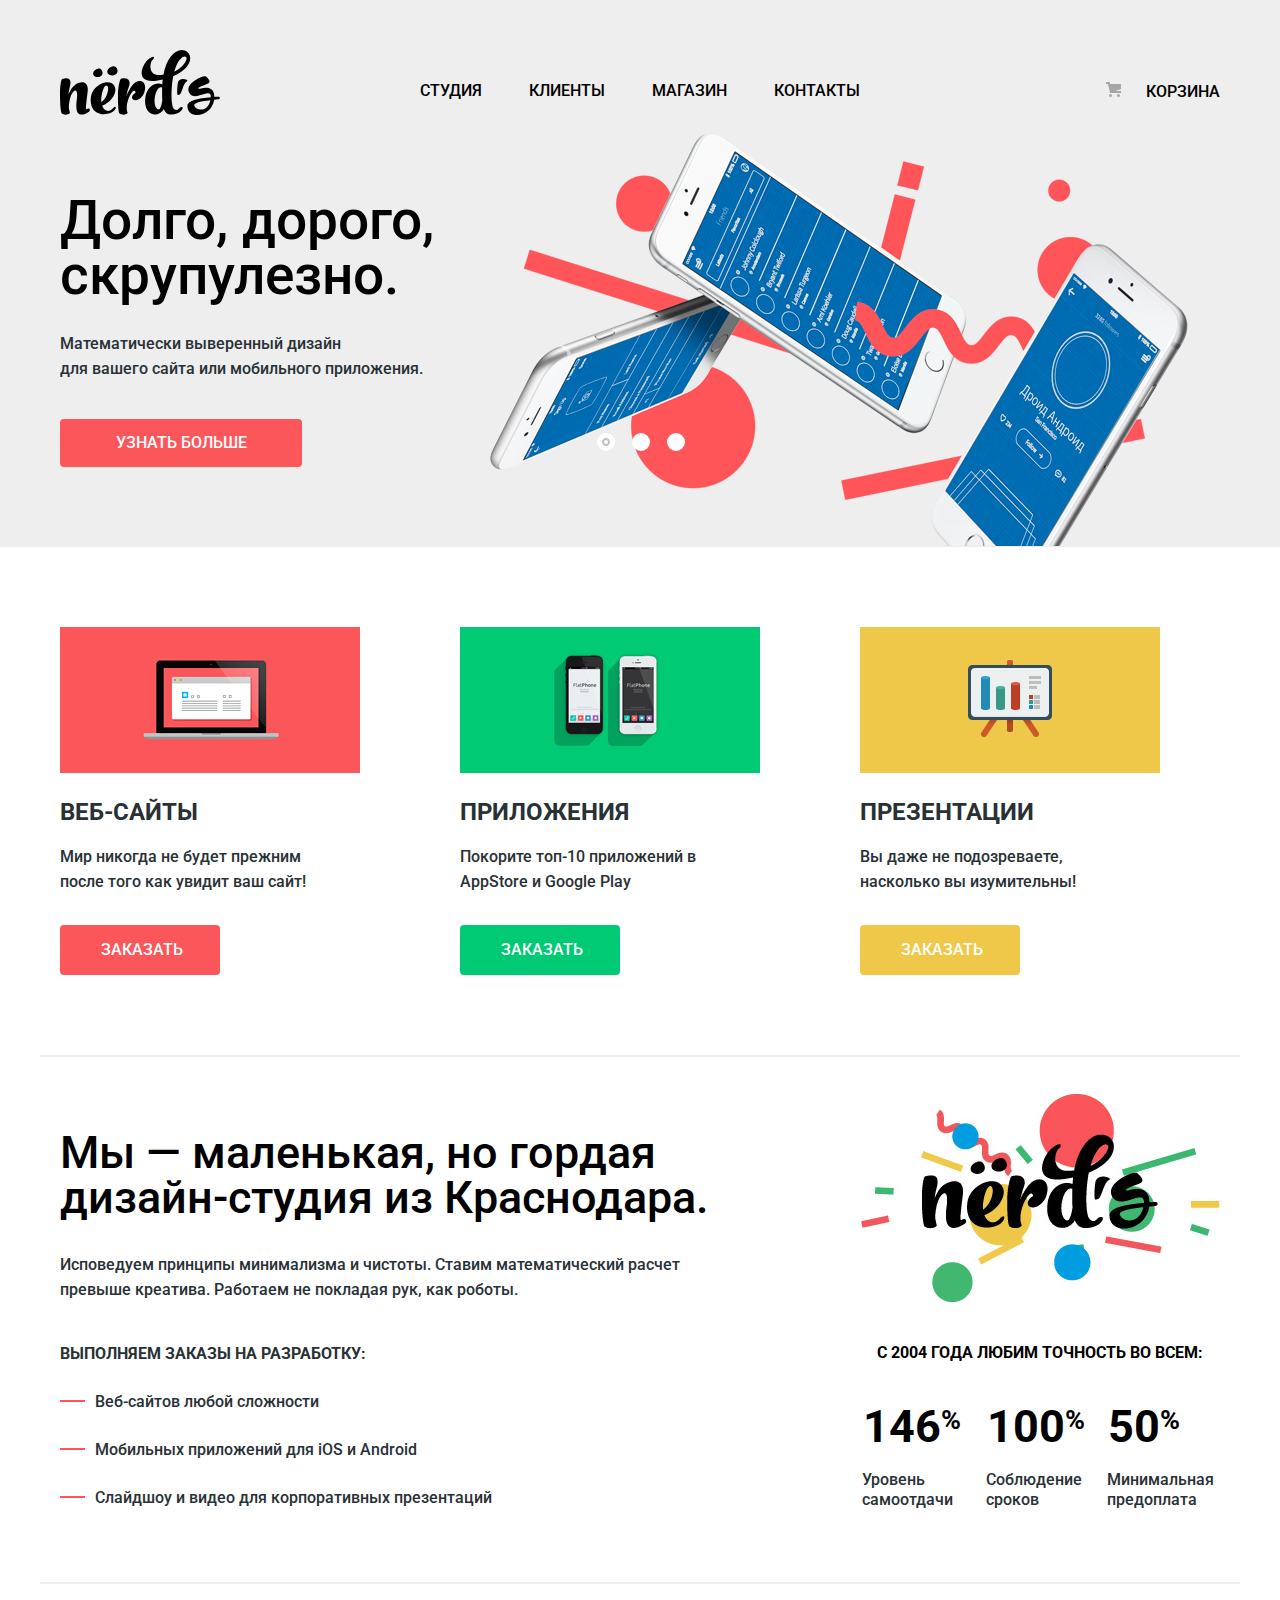
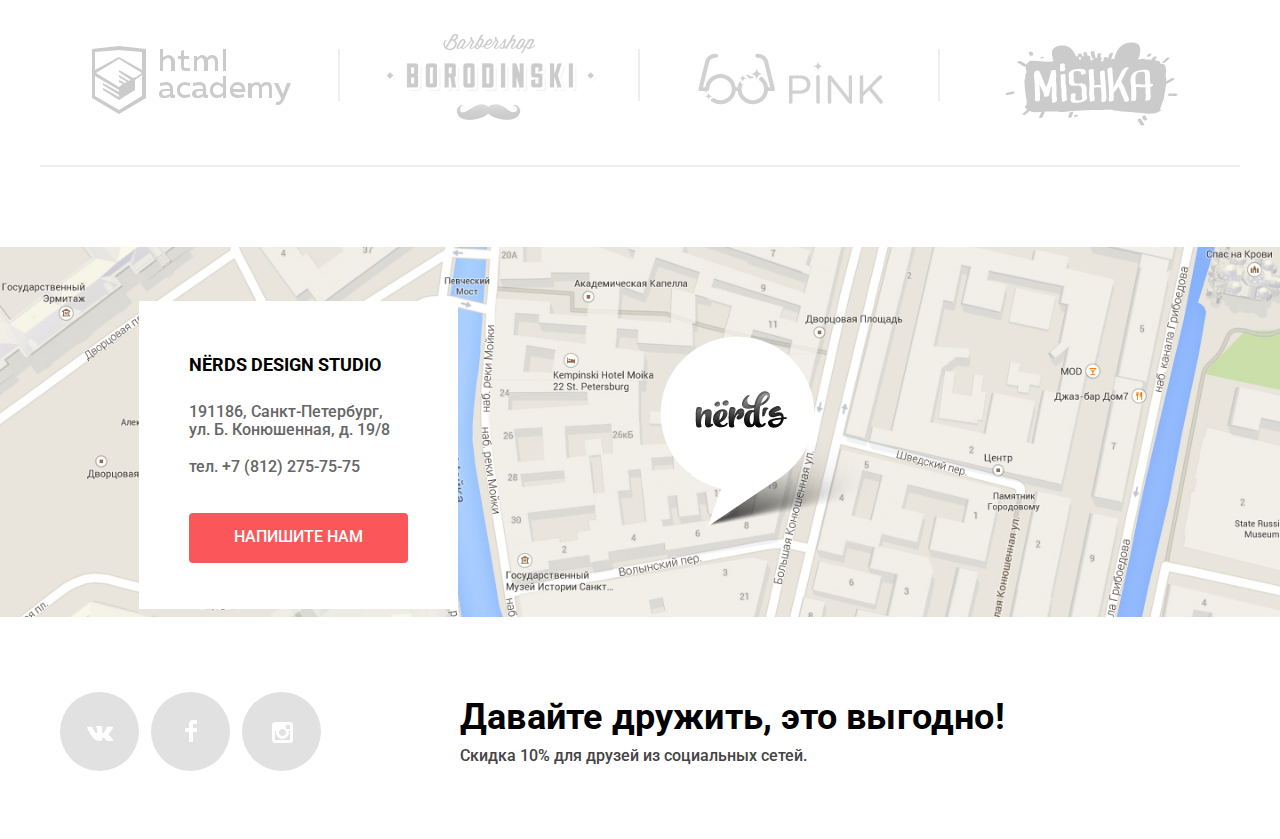
<file: index.html>
<!DOCTYPE html>
<html class="page" lang="ru">
  <head>

    <meta charset="utf-8">
    <title>HTML Academy: Нёрдс</title>
    <link href="https://fonts.googleapis.com/css2?family=Roboto:wght@500&display=swap" rel="stylesheet">
    <link href="css/normalize.css" rel="stylesheet">
    <link href="css/style.css" rel="stylesheet">
  </head>
  <body>

    <header class="header-page">
      <div class="container">
        <nav class="navigation">
          <div class="logo">
            <img src="img/nerds-logo.svg" width="160" height="65" alt="Логотип">
          </div>
            <ul class="navigation-list">
              <li class="navigation-item"><a href="blank.html" aria-label="Студия">Студия</a></li>
              <li class="navigation-item"><a href="blank.html" aria-label="Клиенты">Клиенты</a></li>
              <li class="navigation-item"><a href="catalog.html" aria-label="Магазин">Магазин</a></li>
              <li class="navigation-item"><a href="blank.html" aria-label="Контакты">Контакты</a></li>
            </ul>
            <ul class="basket-list">
              <li class="basket-item"><a class="basket" href="#" aria-label="Корзина">Корзина</a></li>
            </ul>
        </nav>
      </div>
    </header>

    <main>
      <section class="slide-wrap">
        <div class="container">
          <h1 class="visually-hidden">Главная страница</h1>
          <ul class="slide-list">
            <li class="slide-item slide-one">
              <div class="slide">
                <p class="slide-slogan">Долго, дорого,<br> скрупулезно.</p>
                <p class="slide-tagline">Математически выверенный дизайн <br> для вашего сайта или мобильного приложения.</p>
                <a class="slide-link button-bg" href="#" aria-label="Узнать больше">Узнать больше</a>
              </div>
              <div class="slide-image">
                <img src="img/nerds-index-slide1.png" width="698" height="413" alt="Изображение телефонов">
              </div>
            </li>

            <li class="slide-item slide-two visually-hidden">
              <div class="slide">
                <p class="slide-slogan slide-slogan-two">Любим математику как никто другой</p>
                <p class="slide-tagline slide-tagline-two">Никакого креатива, только математические формулы для расчета идеальных пропорций.</p>
                <a class="slide-link button-bg slide-link-two" href="#" aria-label="Узнать больше">Узнать больше</a>
              </div>
              <div class="slide-image slide-image-two">
                <img src="img/nerds-index-slide2.png" width="660" height="430" alt="Изображение телефонов">
              </div>
            </li>

            <li class="slide-item slide-three visually-hidden">
              <div class="slide">
                <p class="slide-slogan slide-slogan-three">Только ночь, <br> только хардкор</p>
                <p class="slide-tagline slide-tagline-three">Работать днем, как все? Мы против этого. Ближе к полуночи работа только начинается.</p>
                <a class="slide-link button-bg slide-link-three" href="#" aria-label="Узнать больше">Узнать больше</a>
              </div>
              <div class="slide-image slide-image-three">
                <img src="img/nerds-index-slide3.png" width="759" height="411" alt="Изображение телефонов">
              </div>
            </li>
          </ul>

          <ul class="slide-button-list">
            <li class="slide-button-item">
              <button class="slide-button-one slide-button-active" type="button" aria-label="Первый слайд"></button>
            </li>
            <li class="slide-button-item">
              <button class="slide-button-two" type="button" aria-label="второй слайд"></button>
            </li>
            <li class="slide-button-item">
              <button class="slide-button-three" type="button" aria-label="Третий слайд"></button>
            </li>
          </ul>
        </div>
      </section>

      <section class="products">
        <h2 class="visually-hidden">Продукты студии</h2>
          <div class="container">
            <ul class="products-list">
              <li class="products-item red">
                <p class="products-title">Веб-сайты</p>
                <p>Мир никогда не будет прежним после того как увидит ваш сайт!</p>
                <a class="products-link button-bg" href="#" aria-label="Заказать">Заказать</a>
              </li>

              <li class="products-item green">
                <p class="products-title">Приложения</p>
                <p>Покорите топ-10 приложений в AppStore и Google Play</p>
                <a class="products-link green-bg" href="#" aria-label="Заказать">Заказать</a>
              </li>

              <li class="products-item yellow">
                <p class="products-title">Презентации</p>
                <p>Вы даже не подозреваете, насколько вы изумительны!</p>
                <a class="products-link yellow-bg" href="#" aria-label="Заказать">Заказать</a>
              </li>

            </ul>
          </div>
      </section>

      <section class="about-us">
        <div class="container">
          <div class="presentation">
            <p class="presentation-content-big">Мы — маленькая, но гордая дизайн-студия из Краснодара.</p>
            <p class="presentation-content">Исповедуем принципы минимализма и чистоты. Ставим математический расчет превыше креатива. Работаем не покладая рук, как роботы.</p>
              <h2 class="order-title">Выполняем заказы на разработку:</h2>
              <ul class="order-list">
                <li class="order-item">Веб-сайтов любой сложности</li>
                <li class="order-item">Мобильных приложений для iOS и Android</li>
                <li class="order-item">Слайдшоу и видео для корпоративных презентаций</li>
              </ul>
          </div>
          <div class="presentation nerds-img">
            <p class="advantages-title">с 2004 года любим точность во всем:</p>
            <div class="advantages-list">

          <table class="table">
            <tr>
              <th class="percent">146<sup>&percnt;</sup></th>
              <th class="percent">100<sup>&percnt;</sup></th>
              <th class="percent">50<sup>&percnt;</sup></th>
            </tr>
            <tr>
              <td class="items">Уровень самоотдачи</td>
              <td class="items">Соблюдение сроков</td>
              <td class="items">Минимальная предоплата</td>
            </tr>
          </table>
          </div>
        </div>
      </div>
      </section>
        
      <section class="partners">
        <h2 class="visually-hidden">Клиенты</h2>
          <div class="container">
            <ul class="partners-list">
              <li class="partners-item">
                <a class="htmlacademy-logo" href="https://htmlacademy.ru/intensive/htmlcss" target="_blank" aria-label="Сайт htmlacademy">
                  <svg width="199" height="68" fill="none" xmlns="http://www.w3.org/2000/svg"><g opacity="/" fill="#000">
                    <path d="M82 49h1v3h-2c-1 0-3 0-3-2-2 2-3 2-6 2s-5-1-5-4c0-4 3-5 7-5h4v-1c0-2-2-3-4-3l-6 1v-3l6-1c4 0 7 2 7 7v5l1 1zm-12-2c0 2 2 3 3 3l5-2v-3h-4c-2 0-4 0-4 2zM93 36l5 1v3l-5-1c-2 0-5 2-5 5 0 4 3 5 5 5l5-1v3l-5 1c-4 0-8-2-8-8 0-5 4-8 8-8zM115 49h1v3h-2c-1 0-2 0-3-2-1 2-3 2-6 2-2 0-5-1-5-4 0-4 4-5 7-5h4v-1c0-2-2-3-4-3l-6 1v-3l6-1c5 0 7 2 7 7v5l1 1zm-11-2c0 2 1 3 2 3l5-2v-3h-3c-2 0-4 0-4 2zM134 30v22h-3v-3c-1 2-3 3-6 3-4 0-7-3-7-8 0-4 3-8 7-8l6 2v-8h3zm-8 9c-3 0-5 2-5 5s2 5 5 5c2 0 4-1 5-3v-4c-1-1-3-3-5-3zM145 36c7 0 9 5 8 10h-12c1 2 3 3 6 3l5-1v3l-6 1c-4 0-8-2-8-8 0-5 4-8 7-8zm1 3c-3 0-5 1-5 4h9c0-1-1-4-4-4zM156 52V37h3v1l5-2c3 0 4 1 5 3 1-2 3-3 6-3 4 0 5 3 5 6v10h-3V42c0-2-1-3-3-3l-4 2v11h-3V42c0-2-1-3-3-3s-4 2-4 3v10h-4zM195 37h4l-7 17c-2 4-4 5-6 5h-2v-3h1c2 0 3-1 4-3v-1l-7-15h4l5 11 4-11zM71 3v8l5-2c4 0 7 3 7 7v9h-4v-9c0-2-1-4-3-4s-4 2-5 3v10h-3V3h3zM92 4v6h5v3h-5v7c0 2 1 2 3 2h3v3h-4c-3 0-5-1-5-5v-7h-3v-3h3V5l3-1zM102 25V10h3v2c1-1 3-3 5-3s4 1 5 3c1-2 3-3 5-3 4 0 6 3 6 6v10h-3v-9c0-2-2-4-3-4l-4 2v11h-4v-9c0-2-1-4-3-4s-3 2-4 3v10h-3zM134 3h-3v22h3V3zM27 0L0 3v49l27 16 27-16V3L27 0zm23 50L27 64 3 50V30l24 14v2l-16-9v2l16 10v2l-16-9v2l16 10 16-10V34l7-5v21zm0-23l-6 4-3 1-14-8v2l12 8h-1l-1 1-10-6v2l8 5-2 1-6-3v2l4 2-4 3L4 27l23-14 23 14zm0-3L27 11 3 24V6l24-2 23 2v18z"/></g>
                  </svg>
                </a>
              </li>
              <li class="partners-item">
                <a class="borodinski-logo" href="#" target="_blank" aria-label="Сайт Barbershop">
                  <img src="img/borodinski-logo.png" width="209" height="90" alt="Лого Бородинский">
                </a>
              </li>
              <li class="partners-item">
                <a class="pink-logo" href="#" target="_blank">
                  <img src="img/pink-logo.png" width="185" height="52" alt="Лого Пинк">
                </a>
              </li>
              <li class="partners-item">
                <a class="mishka-logo" href="#" target="_blank">
                   <img src="img/mishka-logo.png" width="173" height="84" alt="Лого Мишка">
                </a>
              </li> 
            </ul>
          </div>
      </section>
    </main>
    <footer>

      <div class="map-yandex" id="map" style="width: 100%; height: 416px"></div>
      <div class="part-map">
        <div class="map">
          <img src="img/map-ya.jpg" width="1440" height="416" alt="Карта">
        </div>

        <div class="contacts">
          <h2>NЁRDS DESIGN STUDIO</h2>
          <p class="contacts-adress">191186, Санкт-Петербург, ул. Б. Конюшенная, д. 19/8</p>
          <p class="contacts-tel"><a class="tel" href="tel:+78122757575" aria-label="Телефон студии">тел. +7 (812) 275-75-75</a></p>
          <a href="form.html" class="write button-bg" aria-label="Напишите нам">Напишите нам</a>
        </div>
      </div>
      
      <div class="container">
        <div class="part-socials">
          <div class="socials">
            <ul class="socials-list">
              <li class="socials-item">
                <a href="#" class="vk" aria-label="ВКонтакте">
                  <svg aria-hidden="true" focusable="false" xmlns="http://www.w3.org/2000/svg" width="26" height="15" viewBox="0 0 26 15">
                    <path fill="#ffffff" d="M16.138 11.51c.956-.309 2.18 2.04 3.483 2.939.978.681 1.727.534 1.727.534l3.473-.05s1.815-.112.957-1.554c-.071-.12-.503-1.069-2.585-3.022-2.177-2.043-1.882-1.712.739-5.244 1.597-2.153 2.236-3.468 2.036-4.028-.192-.539-1.365-.399-1.365-.399L20.69.713c-.381.001-.704.119-.851.515-.003.004-.621 1.666-1.445 3.079-1.741 2.989-2.436 3.148-2.724 2.961-.661-.433-.494-1.737-.494-2.664 0-2.897.432-4.105-.846-4.417-.427-.104-.739-.172-1.828-.182-1.392-.021-2.574 0-3.244.329-.445.223-.786.712-.579.74.26.035.843.16 1.155.586.401.552.389 1.789.389 1.789s.229 3.411-.54 3.834c-.528.29-1.25-.302-2.803-3.016-.793-1.388-1.392-2.922-1.392-2.922s-.116-.285-.326-.441c-.25-.185-.6-.244-.6-.244L.848.684S.29.7.085.946c-.182.218-.015.668-.015.668s2.909 6.881 6.203 10.347c3.02 3.182 6.452 2.971 6.452 2.971h1.555s.469-.054.709-.312c.224-.24.214-.691.214-.691s-.031-2.109.935-2.419z"/>
                  </svg>
                </a>
              </li>
                        
              <li class="socials-item">
                <a href="#" class="facebook" aria-label="Фейсбук">
                  <svg aria-hidden="true" focusable="false" xmlns="http://www.w3.org/2000/svg" width="12" height="22" viewBox="0 0 12 22">
                    <path fill="#ffffff" d="M12 4V0H8a4 4 0 0 0-4 4v4H0v4h4v10h4V12h4V8H8V4h4z"/>
                  </svg>    
                </a>
              </li>

              <li class="socials-item">
                <a href="#" class="instagram" aria-label="Инстаграмм">
                  <svg aria-hidden="true" focusable="false" xmlns="http://www.w3.org/2000/svg" width="21" height="21" viewBox="0 0 21 21">
                    <path fill="#fff" d="M18 0H3C1.35 0 0 1.35 0 3v15c0 1.65 1.35 3 3 3h15c1.65 0 3-1.35 3-3V3c0-1.65-1.35-3-3-3zm-7.5 7c1.93 0 3.5 1.57 3.5 3.5S12.43 14 10.5 14 7 12.43 7 10.5 8.57 7 10.5 7zM18 18H3V9h1.181A6.504 6.504 0 0 0 4 10.5a6.5 6.5 0 1 0 13 0 6.45 6.45 0 0 0-.181-1.5H18zm0-11h-4V3h4z"/>
                  </svg>
                </a>
              </li>
            </ul>
          </div>

          <div class="sale">
            <p class="friends">Давайте дружить, это выгодно!</p>
            <p class="sale-offer">Скидка 10% для друзей из социальных сетей.</p>
          </div>
        </div>
      </div>
    </footer>

    <section class="modal">
        <h2 class="modal-title">Напишите нам</h2>
        <form method="post" action="https://echo.htmlacademy.ru" class="modal-form">
            <p class="half-width">
                <label for="fullname">Ваше имя:</label>
                <input type="text" id="fullname" name="fullname" placeholder="Имя Фамилия" value="">
            </p>
            <p class="half-width">
                <label for="email">Ваш e-mail:</label>
                <input type="email" id="email" name="email" placeholder="email@example.com" value="">
            </p>
            <p class="full-width">
                <label for="comment">Текст письма:</label>
                <textarea id="comment" name="comment" placeholder="В свободной форме"></textarea>
            </p>
            <button class="modal-button button-bg" type="submit">Отправить</button>
        </form>
        <a href="#" class="modal-close-button" aria-label="Закрыть модальное окно">
        <svg xmlns="http://www.w3.org/2000/svg" fill="#FB565A" width="21" height="21" viewBox="0 0 21 21" opacity="0.2">
          <path d="M13.328 10.5l7.371-7.371a1.003 1.003 0 0 0 0-1.414L19.285.3a1.003 1.003 0 0 0-1.414 0L10.5 7.672 3.129.301a1.003 1.003 0 0 0-1.414 0L.301 1.715a1.003 1.003 0 0 0 0 1.414L7.672 10.5.301 17.871a1.003 1.003 0 0 0 0 1.414l1.415 1.414a1.003 1.003 0 0 0 1.414 0l7.371-7.371 7.371 7.371a1.003 1.003 0 0 0 1.414 0l1.414-1.414a1.003 1.003 0 0 0 0-1.414L13.328 10.5z"/>
        </svg>
        </a>
    </section>

    <script src="js/slider-script.js"></script>
    <script src="js/modal.js"></script>
    <script src="https://api-maps.yandex.ru/2.1/?lang=ru_RU">
    </script>
    <script src="js/map.js"></script>

  </body>
</html>
</file>
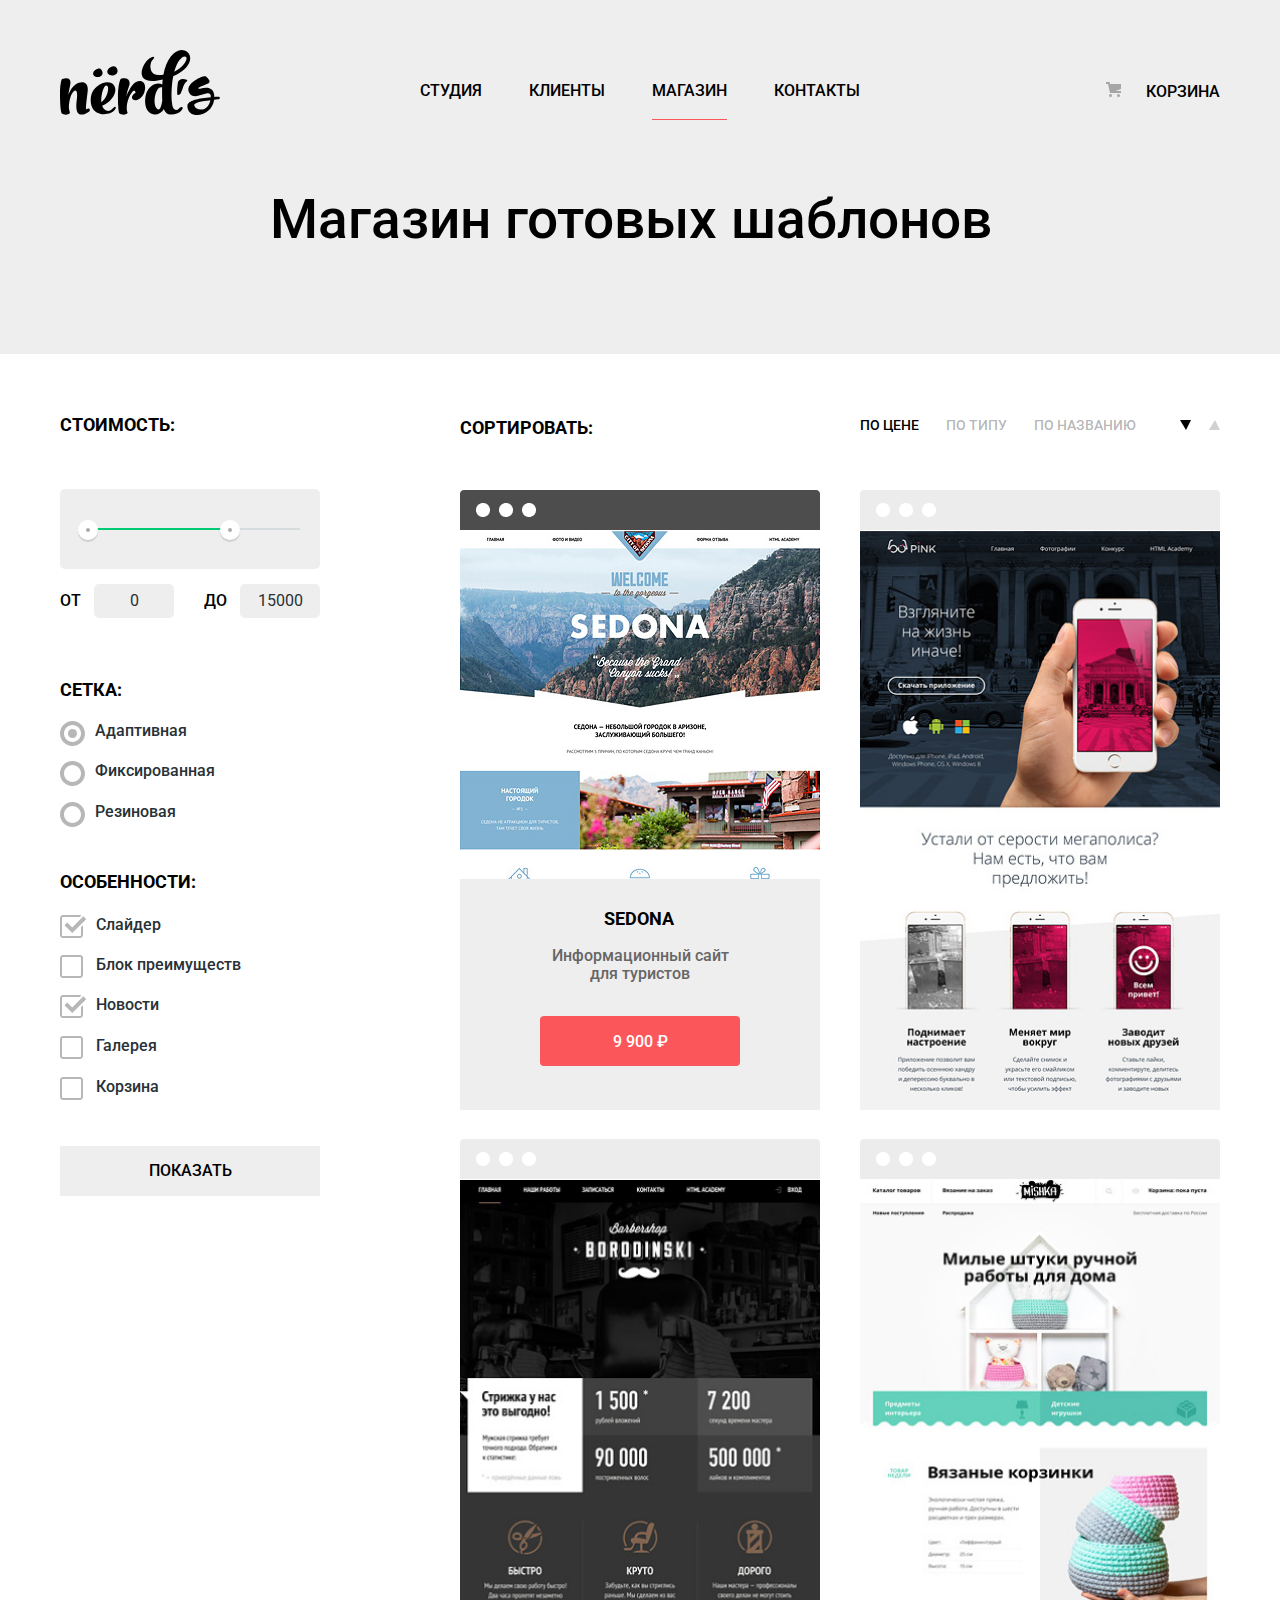
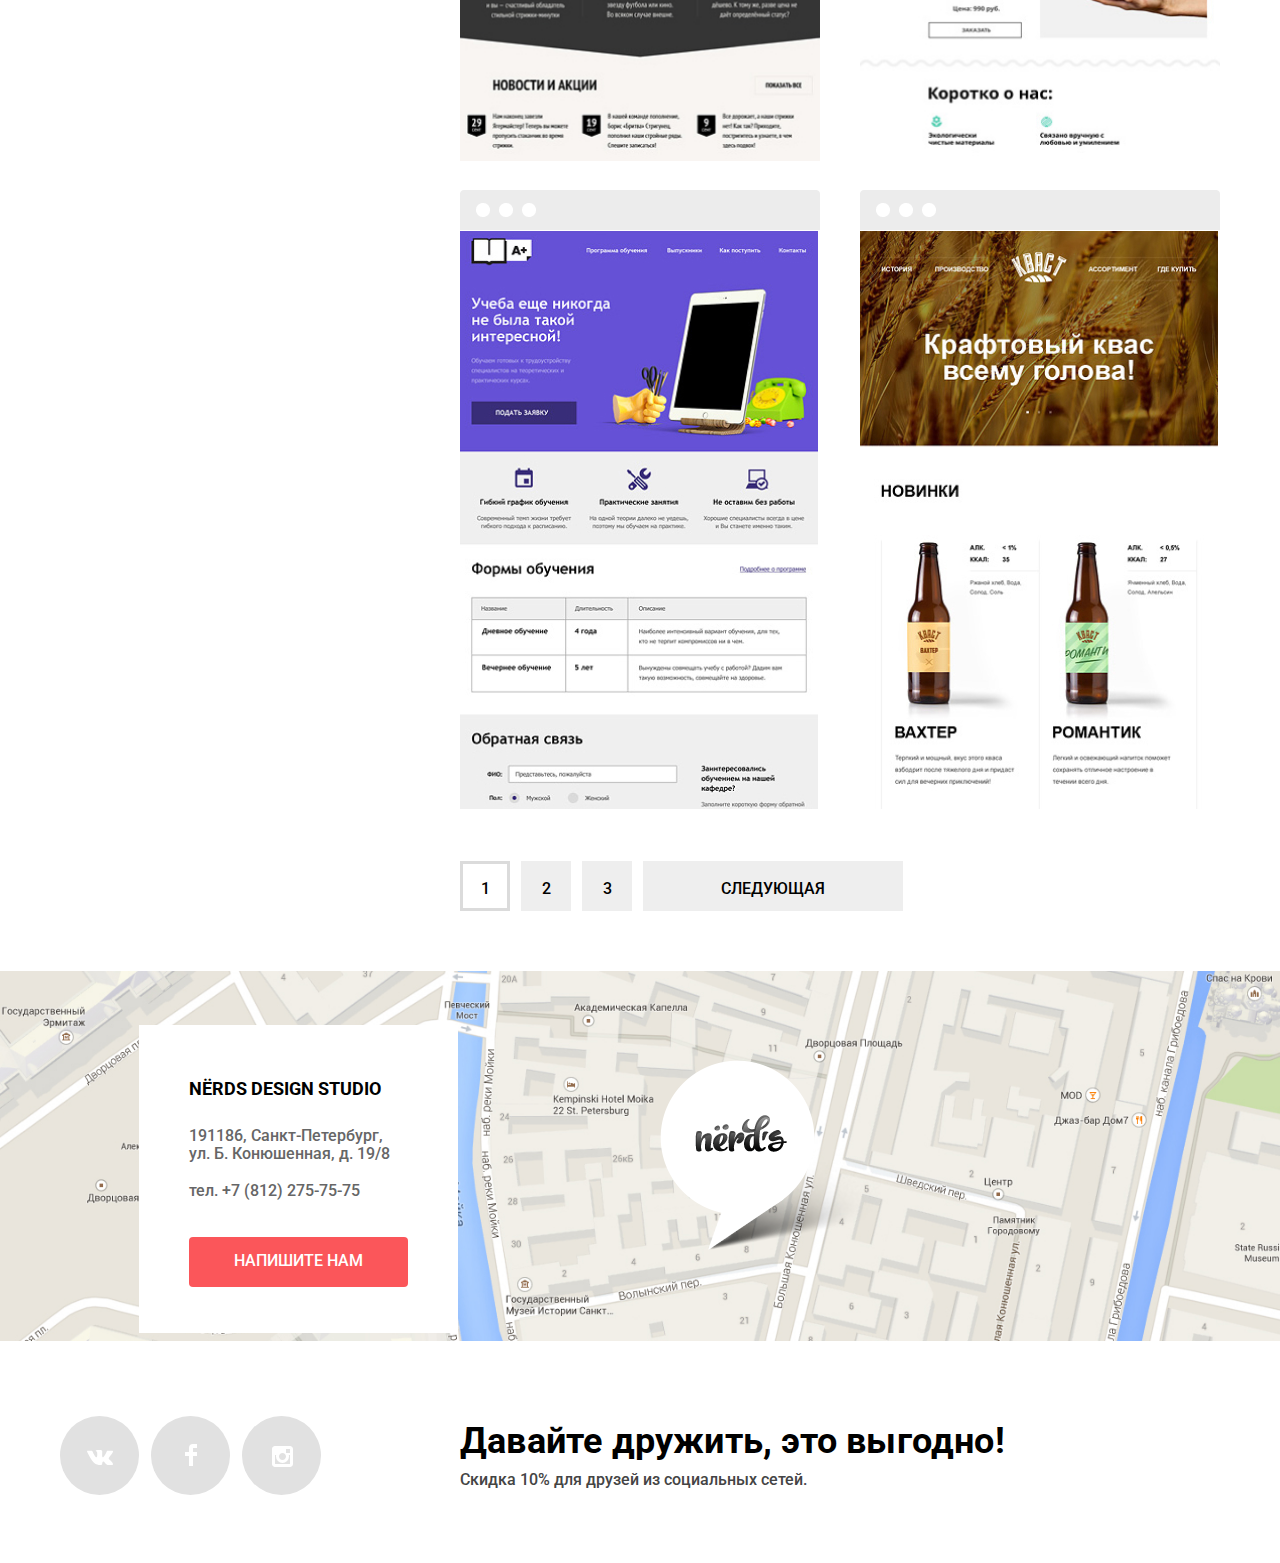
<file: catalog.html>
<!DOCTYPE html>
<html class="page" lang="ru">
  <head>

    <meta charset="utf-8">
    <title>HTML Academy: Нёрдс</title>
    <link href="https://fonts.googleapis.com/css2?family=Roboto:wght@500&display=swap" rel="stylesheet">
    <link href="css/normalize.css" rel="stylesheet">
    <link href="css/style.css" rel="stylesheet">
  </head>
  <body>

    <header class="header-page">
      <div class="container">
        <nav class="navigation">
           <div class="logo">
              <a href="index.html" aria-label="Перейти на главную страницу">
                <img src="img/nerds-logo.svg" width="160" height="65" alt="Логотип"></a>
            </div>
            <ul class="navigation-list">
              <li class="navigation-item"><a href="blank.html" aria-label="Студия">Студия</a></li>
              <li class="navigation-item"><a href="blank.html" aria-label="Клиенты">Клиенты</a></li>
              <li class="navigation-item navigation-item-active"><a href="catalog.html" aria-label="Магазин" tabindex="-1">Магазин</a></li>
              <li class="navigation-item"><a href="blank.html" aria-label="Контакты">Контакты</a></li>
            </ul>
            <ul class="basket-list">
              <li class="basket-item"><a class="basket" href="#" aria-label="Корзина">Корзина</a></li>
            </ul>
        </nav>
      </div>
    </header>

    <main>
      <section class="promo-catalog">
        <div class="container">
          <h1>Магазин готовых шаблонов</h1>
        </div>
      </section>
        <div class="container catalog-wrap">
          <aside class="catalog-filters">
            <form method="post" action="https://echo.htmlacademy.ru">
            <div class="cost">
                <fieldset class="cost-filter-item">
                <legend>Стоимость:</legend>
                  <div class="range-filter">
                    <div class="range-controls">
                      <div class="scale">
                        <div class="bar"></div>
                      </div>
                        <div class="toggle toggle-min" tabindex="0"></div>
                        <div class="toggle toggle-max" tabindex="0"></div>
                    </div>

                    <div class="price-controls">
                      <label class="min-price">от <input name="min-price" type="number" value="0" aria-label="Минимальная цена"></label>
                      <label class="max-price">до <input name="max-price" type="number" value="15000" aria-label="Максимальная цена"></label>
                    </div>
                  </div>
                </fieldset>
            </div>

            <div class="grid">
                <fieldset class="grid-content">
                  <legend>Сетка:</legend>

                    <p class="grid-item">
                      <input class="visually-hidden" type="radio" id="adaptive" name="grid" checked>
                      <label class="grid-label" for="adaptive">Адаптивная</label>
                    </p>

                    <p class="grid-item">
                      <input class="visually-hidden" type="radio" id="fixed" name="grid">
                      <label class="grid-label" for="fixed">Фиксированная</label>
                    </p>

                    <p class="grid-item">
                      <input class="visually-hidden" type="radio" id="rubber" name="grid">
                      <label class="grid-label" for="rubber">Резиновая</label>
                    </p>
                  </fieldset>   
              </div>

              <div class="features">
                  <fieldset class="features-content">
                    <legend>Особенности:</legend>

                      <p class="features-item">
                        <input class="visually-hidden" type="checkbox" id="slider" name="slider" checked>
                        <label class="features-label" for="slider">Слайдер</label>
                      </p>

                      <p class="features-item">
                        <input class="visually-hidden" type="checkbox" id="benefits-block" name="benefits-block">
                        <label class="features-label" for="benefits-block">Блок преимуществ</label>
                      </p>

                      <p class="features-item">
                        <input class="visually-hidden" type="checkbox" id="news" name="news" checked>
                        <label class="features-label" for="news">Новости</label>
                      </p>

                      <p class="features-item">
                        <input class="visually-hidden" type="checkbox" id="gallery" name="gallery">
                        <label class="features-label" for="gallery">Галерея</label>
                      </p>

                      <p class="features-item">
                        <input class="visually-hidden" type="checkbox" id="basket" name="basket">
                        <label class="features-label" for="basket">Корзина</label>
                      </p>
                  </fieldset>
                  <div class="show">
                    <button class="show-button" type="submit">Показать</button>
                  </div>
              </div>
              </form>
          </aside>

          <section class="catalog">
            <div class="filters">
            <h2 class="visually-hidden">Фильтры</h2>
              <p>Сортировать:</p>
                <ul class="filters-list">
                  <li class="filters-item"><a class="filters-active" href="#" aria-label="Фильтр по цене">По цене</a></li>
                  <li class="filters-item"><a href="#" aria-label="Фильтр по типу">По типу</a></li>
                  <li class="filters-item"><a href="#" aria-label="Фильтр по названию">По названию</a></li>
                </ul>
                <div class="arrow-show">
                <ul class="filters-arrow">
                  <li class="filters-arrow-down">
                    <a href="#" aria-label="Стрелка вниз">
                      <svg xmlns="http://www.w3.org/2000/svg" width="11" height="10"><path d="M6 10L0 0h11"/></svg>
                    </a>
                  </li>
                  <li class="filters-arrow-up">
                    <a href="#" aria-label="Стрелка вверх">
                      <svg xmlns="http://www.w3.org/2000/svg" width="11" height="10"><path fill="#231F20" d="M6 0L0 10h11z"/></svg>
                    </a>
                  </li>
                </ul>
                </div>
            </div>

            <ul class="catalog-list">
              <li class="catalog-item">
                <div class="browser browser-sedona">
                  <img src="img/browser.png" width="360" height="40" alt="Браузер">
                </div>
                  <div class="catalog-img">
                    <img src="img/img-sedona-catalog.jpg" width="360" height="576" alt="Сайт Sedona">
                  </div>

                <div class="catalog-hover sedona">
                  <a class="catalog-hover-link" href="#" aria-label="Сайт Sedona">
                    <h3>Sedona</h3>
                  </a>
                  <p>Информационный сайт для туристов</p>
                    <a href="#" class="catalog-hover-button button-bg" aria-label="заказать за 9900 рублей">9 900 ₽</a>
                </div>
              </li>

              <li class="catalog-item">
                <div class="browser browser-hover">
                  <img src="img/browser.png" width="360" height="40" alt="Браузер">
                </div>
                  <div class="catalog-img">
                    <img src="img/img-pink-catalog.jpg" width="360" height="576" alt="Pink App">
                  </div>

                <div class="catalog-hover pink">
                  <a class="catalog-hover-link" href="#" aria-label="Сайт Pink App">
                    <h3>Pink App</h3>
                  </a>
                  <p>Продуктовый лендинг приложения для iOS и Android</p>
                    <a href="#" class="catalog-hover-button button-bg" aria-label="заказать за 9900 рублей">9 900 ₽</a>
                </div>
              </li>

              <li class="catalog-item">
                <div class="browser browser-hover">
                  <img src="img/browser.png" width="360" height="40" alt="Браузер">
                </div>
                  <div class="catalog-img">
                    <img src="img/img-barbershop-catalog.jpg" width="360" height="576" alt="Сайт Barbershop">
                  </div>

                <div class="catalog-hover barbeshop">
                  <a class="catalog-hover-link" href="#" aria-label="Сайт Barbershop">
                    <h3>Barbershop</h3>
                  </a>
                  <p>Сайт салона красоты. Для мужчин, да.</p>
                    <a href="#" class="catalog-hover-button button-bg" aria-label="заказать за 9900 рублей">9 900 ₽</a>
                </div>
              </li>

              <li class="catalog-item">
                <div class="browser browser-hover">
                  <img src="img/browser.png" width="360" height="40" alt="Браузер">
                </div>
                  <div class="catalog-img">
                    <img src="img/img-mishka-catalog.jpg" width="360" height="576" alt="Сайт MISHKA">
                  </div>

                <div class="catalog-hover mishka">
                  <a class="catalog-hover-link" href="#" aria-label="Сайт Mishka">
                    <h3>Mishka</h3>
                  </a>
                  <p>Интернет-магазин вязаных игрушек</p>
                    <a href="#" class="catalog-hover-button button-bg" aria-label="заказать за 9900 рублей">9 900 ₽</a>
                </div>
              </li>

              <li class="catalog-item">
                <div class="browser browser-hover">
                  <img src="img/browser.png" width="360" height="40" alt="Браузер">
                </div>
                  <div class="catalog-img">
                    <img src="img/img-aplus-catalog.jpg" width="358" height="576" alt="Сайт A Plus">
                  </div>

                <div class="catalog-hover aplus">
                  <a class="catalog-hover-link" href="#" aria-label="Сайт A Plus">
                    <h3>A Plus</h3>
                  </a>
                  <p>Лендинг курсов повышения квалификации</p>
                    <a href="#" class="catalog-hover-button button-bg" aria-label="заказать за 9900 рублей">9 900 ₽</a>
                </div>
              </li>

              <li class="catalog-item">
                <div class="browser browser-hover">
                  <img src="img/browser.png" width="360" height="40" alt="Браузер">
                </div>
                  <div class="catalog-img">
                    <img src="img/img-kvast-catalog.jpg" width="358" height="576" alt="Сайт КВАСТ">
                  </div>

                <div class="catalog-hover kvast">
                  <a class="catalog-hover-link" href="#" aria-label="Сайт Кваст">
                    <h3>Кваст</h3>
                  </a>
                  <p>Промо-сайт производителя крафтового кваса</p>
                    <a href="#" class="catalog-hover-button button-bg" aria-label="заказать за 9900 рублей">9 900 ₽</a>
                </div>
              </li>
            </ul>

            <div class="pages">
              <ul class="pages-list">
                <li class="pages-item">
                  <a href="#" class="pages-link pages-link-active" aria-label="Первая страница каталога">1</a>
                </li>

                <li class="pages-item">
                  <a href="#" class="pages-link" aria-label="Вторая страница каталога">2</a>
                </li>

                <li class="pages-item">
                  <a href="#" class="pages-link" aria-label="Третья страница каталога">3</a>
                </li>

                <li class="pages-item">
                  <a href="#" class="pages-link next" aria-label="Перейти на следующую страницу каталога">Следующая</a>
                </li>
              </ul>
            </div>
          </section>
        </div>
    </main>
    <footer>

    <div class="map-yandex" id="map" style="width: 100%; height: 416px"></div>
      <div class="part-map">
        <div class="map">
          <img src="img/map-ya.jpg" width="1440" height="416" alt="Карта">
        </div>

        <div class="contacts">
          <h2>NЁRDS DESIGN STUDIO</h2>
          <p class="contacts-adress">191186, Санкт-Петербург, ул. Б. Конюшенная, д. 19/8</p>
          <p class="contacts-tel"><a class="tel" href="tel:+78122757575" aria-label="Телефон студии">тел. +7 (812) 275-75-75</a></p>
          <a href="form.html" class="write button-bg" aria-label="Напишите нам">Напишите нам</a>
        </div>
      </div>

      <div class="container">
        <div class="part-socials">
          <div class="socials">
            <ul class="socials-list">
              <li class="socials-item">
                <a href="#" class="vk" aria-label="ВКонтакте">
                  <svg aria-hidden="true" focusable="false" xmlns="http://www.w3.org/2000/svg" width="26" height="15" viewBox="0 0 26 15">
                    <path fill="#ffffff" d="M16.138 11.51c.956-.309 2.18 2.04 3.483 2.939.978.681 1.727.534 1.727.534l3.473-.05s1.815-.112.957-1.554c-.071-.12-.503-1.069-2.585-3.022-2.177-2.043-1.882-1.712.739-5.244 1.597-2.153 2.236-3.468 2.036-4.028-.192-.539-1.365-.399-1.365-.399L20.69.713c-.381.001-.704.119-.851.515-.003.004-.621 1.666-1.445 3.079-1.741 2.989-2.436 3.148-2.724 2.961-.661-.433-.494-1.737-.494-2.664 0-2.897.432-4.105-.846-4.417-.427-.104-.739-.172-1.828-.182-1.392-.021-2.574 0-3.244.329-.445.223-.786.712-.579.74.26.035.843.16 1.155.586.401.552.389 1.789.389 1.789s.229 3.411-.54 3.834c-.528.29-1.25-.302-2.803-3.016-.793-1.388-1.392-2.922-1.392-2.922s-.116-.285-.326-.441c-.25-.185-.6-.244-.6-.244L.848.684S.29.7.085.946c-.182.218-.015.668-.015.668s2.909 6.881 6.203 10.347c3.02 3.182 6.452 2.971 6.452 2.971h1.555s.469-.054.709-.312c.224-.24.214-.691.214-.691s-.031-2.109.935-2.419z"/>
                  </svg>
                </a>
              </li>
                        
              <li class="socials-item">
                <a href="#" class="facebook" aria-label="Фейсбук">
                  <svg aria-hidden="true" focusable="false" xmlns="http://www.w3.org/2000/svg" width="12" height="22" viewBox="0 0 12 22">
                    <path fill="#ffffff" d="M12 4V0H8a4 4 0 0 0-4 4v4H0v4h4v10h4V12h4V8H8V4h4z"/>
                  </svg>    
                </a>
              </li>

              <li class="socials-item">
                <a href="#" class="instagram" aria-label="Инстаграмм">
                  <svg aria-hidden="true" focusable="false" xmlns="http://www.w3.org/2000/svg" width="21" height="21" viewBox="0 0 21 21">
                    <path fill="#fff" d="M18 0H3C1.35 0 0 1.35 0 3v15c0 1.65 1.35 3 3 3h15c1.65 0 3-1.35 3-3V3c0-1.65-1.35-3-3-3zm-7.5 7c1.93 0 3.5 1.57 3.5 3.5S12.43 14 10.5 14 7 12.43 7 10.5 8.57 7 10.5 7zM18 18H3V9h1.181A6.504 6.504 0 0 0 4 10.5a6.5 6.5 0 1 0 13 0 6.45 6.45 0 0 0-.181-1.5H18zm0-11h-4V3h4z"/>
                  </svg>
                </a>
              </li>
            </ul>
          </div>

          <div class="sale">
            <p class="friends">Давайте дружить, это выгодно!</p>
            <p class="sale-offer">Скидка 10% для друзей из социальных сетей.</p>
          </div>
        </div>
      </div>

    </footer>

    <section class="modal">
        <h2 class="modal-title">Напишите нам</h2>
        <form method="post" action="https://echo.htmlacademy.ru" class="modal-form">
            <p class="half-width">
                <label for="fullname">Ваше имя:</label>
                <input type="text" id="fullname" name="fullname" placeholder="Имя Фамилия" value="">
            </p>
            <p class="half-width">
                <label for="email">Ваш e-mail:</label>
                <input type="email" id="email" name="email" placeholder="email@example.com" value="">
            </p>
            <p class="full-width">
                <label for="comment">Текст письма:</label>
                <textarea id="comment" name="comment" placeholder="В свободной форме"></textarea>
            </p>
            <button class="modal-button button-bg" type="submit">Отправить</button>
        </form>
        <a href="#" class="modal-close-button" aria-label="Закрыть модальное окно">
          <svg xmlns="http://www.w3.org/2000/svg" fill="#FB565A" width="21" height="21" viewBox="0 0 21 21" opacity="0.2">
          <path d="M13.328 10.5l7.371-7.371a1.003 1.003 0 0 0 0-1.414L19.285.3a1.003 1.003 0 0 0-1.414 0L10.5 7.672 3.129.301a1.003 1.003 0 0 0-1.414 0L.301 1.715a1.003 1.003 0 0 0 0 1.414L7.672 10.5.301 17.871a1.003 1.003 0 0 0 0 1.414l1.415 1.414a1.003 1.003 0 0 0 1.414 0l7.371-7.371 7.371 7.371a1.003 1.003 0 0 0 1.414 0l1.414-1.414a1.003 1.003 0 0 0 0-1.414L13.328 10.5z"/>
          </svg>
        </a>
    </section>

    <script src="js/modal.js"></script>
    <script src="https://api-maps.yandex.ru/2.1/?lang=ru_RU">
    </script>
    <script src="js/map.js"></script>

</body>

</html>
</file>
<file: css/style.css>
:root{--basic-white:#FFFFFF;--basic-black:#000000;--basic-light-black:#444444;--basic-gray:#D5D5D5;--basic-neutral-gray:#DFDFDF;--basic-dark-gray:#4D4D4D;--basic-light-gray:#EEEEEE;--basic-extra-dark:#888888;--basic-darkness-gray:#283136;--basic-lightness-gray:#666666;--medium-gray:#A6A6A6;--basic-border-gray:#DBDBDB;--basic-light-border-gray:#cfcfcf;--basic-transparent-border-gray:#b4b9bb;--transparent-gray:#E1E1E1;--transparent-light-gray:#D7DCDF;--transparent-lightness-gray:#d7dcde;--transparent-dark-gray:#ababab;--basic:rgba(255, 255, 255, 0.3);--basic-transparent-dark:rgba(0, 0, 0, 0.6);--basic-transparent-light:rgba(0, 0, 0, 0.3);--basic-transparent:rgba(0, 1, 1, 0.25);--basic-transparent-gray:rgba(0, 1, 1, 0.1);--basic-transparent-light-gray:rgba(68, 68, 68, 0.5);--special-red:#FB565A;--special-medium-red:#E74246;--special-dark-red:#D7373B;--special-green:#00CA74;--special-medium-green:#00BC6C;--special-dark-green:#00AA62;--special-yellow:#EFC849;--special-light-yellow:#EFC84A;--special-meduim-yellow:#EAB534;--special-dark-yellow:#E5A722}html{box-sizing:border-box}*,::after,::before{box-sizing:inherit}body{min-width:960px;font-family:Roboto,Arial,sans-serif;font-size:16px;line-height:24px;font-weight:500;color:var(--basic-black);background-position:top center;background-repeat:no-repeat;margin:0;padding:0}a{text-decoration:none}img{max-width:100%;height:auto}.page{height:100%}.visually-hidden{position:absolute;overflow:hidden;clip:rect(0 0 0 0);width:1px;height:1px;border:0;margin:-1px;padding:0}.advantages-list,.basket-list,.catalog-list,.filters-arrow,.filters-list,.items,.navigation-list,.order-list,.pages-list,.partners-list,.percent,.products-list,.slide-button-list,.slide-list,.socials-list{list-style-type:none}.header-page{width:100%;background-color:var(--basic-light-gray)}.container{width:1200px;margin:0 auto;padding:0 20px}.navigation{display:flex;font-family:Roboto,Arial,sans-serif;font-style:normal;font-size:16px;line-height:30px;font-weight:500;text-transform:uppercase;background-color:var(--basic-light-gray);margin:0 auto}.basket-list,.navigation-list{list-style:none}.navigation-list{display:flex;flex-wrap:wrap;margin:0;padding:0;padding-top:76px;padding-bottom:5px;margin-left:200px}.navigation-item:not(:first-child){position:relative;margin-left:47px}.basket-list{margin:0;margin-left:auto;padding:0;padding-top:77px}.basket{position:relative;padding-left:40px}.basket::before{content:"";width:15px;height:15px;background-image:url(../img/basket-icon.svg);background-repeat:no-repeat;position:absolute;left:0;top:0}.basket-list a,.navigation-item a{text-transform:uppercase;color:var(--basic-black);font-weight:500;font-size:16px;line-height:30px}.logo{padding-top:49px}.logo:focus img,.logo:hover img{opacity:.8}.logo:active{opacity:.3}.basket-item a:hover,.navigation-list a:hover{color:var(--special-red)}.basket-item a:active,.navigation-list a:active{color:var(--basic-black);opacity:.5}.navigation-item-active{border-bottom:1px solid;border-bottom-color:var(--special-red)}.slide-link{display:block;width:242px;margin-top:38px;margin-bottom:80px;padding:12px 53px}.slide-link-two{margin-top:26px}.slide-link-three{margin-top:27px}.slide-wrap{position:relative;display:flex;background-color:var(--basic-light-gray);margin:0 auto}.slide-list{margin:0;padding:0}.slide-item{display:flex}.slide{margin-top:68px}.slide-slogan{width:378px;font-weight:500;font-size:55px;line-height:55px;margin:0}.slide-tagline{font-weight:500;font-size:16px;line-height:25px;color:var(--basic-darkness-gray);margin:0;margin-top:28px}.slide-image{margin-top:8px;margin-left:52px}.slide-image img{display:block}.slide-button-list{position:absolute;display:flex;bottom:90px;margin:0;margin-left:537px;padding:0}.slide-button-item{position:relative}.slide-button-item button{position:relative;width:18px;height:18px;background-color:var(--basic-white);border-radius:50%;border:none;cursor:pointer}.slide-button-active::before{content:"";position:absolute;left:0;top:0;width:17px;height:17px;background-image:url(../img/active-button.svg);background-repeat:no-repeat}.slide-button-item:not(:first-child){margin-left:17px}.slide-slogan-two{width:515px}.slide-tagline-two{width:412px;margin-top:38px}.slide-image-two{margin:0;margin-left:-19px;margin-top:-7px}.slide-slogan-three{width:408px}.slide-tagline-three{width:346px;margin-top:38px}.slide-image-three{margin-left:-10px;margin-top:10px}.products .container{background-color:var(--basic-white);margin-top:80px;margin-bottom:40px}.products-list{display:grid;grid-template-columns:1fr 1fr 1fr;margin:0;padding:0}.products-item{width:300px;padding-top:154px;margin-bottom:40px}.products-item:not(:last-child){margin-right:100px}.products p{width:247px;line-height:25px;color:var(--basic-darkness-gray);margin:0;padding-top:19px}.products-title{font-size:24px;font-weight:700;line-height:26px;text-transform:uppercase}.products-link{display:block;width:160px;height:50px;color:var(--basic-white);border-radius:4px;margin-top:31px;padding:13px 41px}.button-bg{text-align:center;color:var(--basic-white);border:none;background-color:var(--special-red);text-transform:uppercase;font-weight:500;border-radius:4px;cursor:pointer}.button-bg:focus,.button-bg:hover{background-color:var(--special-medium-red)}.button-bg:active{color:var(--basic);box-shadow:inset 0 3px 0 0 rgba(0,1,1,.1);background-color:var(--special-dark-red)}.red{position:relative;background-image:url(../img/advantage-picture-red.png);background-repeat:no-repeat;background-position:left 0 top 0;background-size:300px 146px}.green{position:relative;background-image:url(../img/advantage-picture-green.png);background-repeat:no-repeat;background-position:left 0 top 0;background-size:300px 146px}.yellow{position:relative;background-image:url(../img/advantage-picture-yellow.png);background-repeat:no-repeat;background-position:left 0 top 0;background-size:300px 146px}.green-bg{text-transform:uppercase;font-weight:500;border-radius:4px;cursor:pointer;background-color:var(--special-green)}.green-bg:focus,.green-bg:hover{background-color:var(--special-medium-green)}.green-bg:active{color:var(--basic);box-shadow:inset 0 3px 0 0 rgba(0,1,1,.1);background-color:var(--special-dark-green)}.yellow-bg{text-transform:uppercase;font-weight:500;border-radius:4px;cursor:pointer;background-color:var(--special-light-yellow)}.yellow-bg:focus,.yellow-bg:hover{background-color:var(--special-meduim-yellow)}.yellow-bg:active{color:var(--basic);box-shadow:inset 0 3px 0 0 rgba(0,1,1,.1);background-color:var(--special-dark-yellow)}.about-us{padding-bottom:70px}.about-us .container{position:relative;display:flex;justify-content:space-between;border-top:2px solid var(--basic-light-gray)}.presentation{padding-top:73px}.nerds-img{position:relative;width:360px;background-image:url(../img/nerds-picture.png);background-repeat:no-repeat;background-position:top 37px left 0;background-size:360px 208px;padding-top:284px}.presentation-content-big{width:650px;font-size:45px;font-weight:500;line-height:45px;margin:0;margin-bottom:32px}.presentation-content{width:620px;color:var(--basic-darkness-gray);margin:0;margin-bottom:40px;line-height:25px}.order-title{font-size:16px;text-transform:uppercase;color:var(--basic-darkness-gray);margin:0;margin-bottom:24px}.order-list{position:relative;margin:0;padding:0}.order-item::before{content:"";position:absolute;left:0;width:25px;height:2px;background-color:var(--special-red);margin-top:10px}.order-item{color:var(--basic-darkness-gray);margin-bottom:24px;padding-left:35px}.order-item:last-child{margin-bottom:0}.advantages-title{font-size:16px;font-weight:700;text-transform:uppercase;text-align:center;margin:0;margin-bottom:28px}.advantages-list{margin:0;padding:0}.table{width:391px}.items{color:var(--basic-darkness-gray);line-height:20px;margin:0;padding:0;padding-top:20px}.percent{font-size:45px;font-weight:700;line-height:40px;text-align:left;padding-top:12px}.percent sup{font-size:60%}.partners{position:relative}.partners .container{border-top:2px solid var(--basic-light-gray);border-bottom:2px solid var(--basic-light-gray);padding-bottom:39px;margin-bottom:80px}.partners-list{position:relative;display:grid;grid-template-columns:1fr 1fr 1fr 1fr;margin:0;padding:0}.partners-item{position:relative;display:grid;padding-top:47px}.partners-item a{display:flex;justify-content:space-between;opacity:.2;margin:auto}.partners-item .htmlacademy-logo{margin-left:32px;margin-top:15px}.partners-item a:hover{opacity:1}.partners-item a:active{opacity:.1}.partners-item .borodinski-logo{margin-left:37px}.partners-item .pink-logo{margin-left:58px}.partners-item .mishka-logo{margin-left:75px;margin-top:11px}.partners-item:not(:nth-child(4n))::before{content:"";position:absolute;width:2px;height:52px;right:0;top:65px;background-color:var(--basic-light-gray)}.partners-item:nth-child(4n+1)::before{right:10px}.partners-item:nth-child(4n-1)::before{right:-10px}footer{display:flex;flex-direction:column;position:relative}.part-map{margin:0 auto;position:relative}.map{position:relative;z-index:0;margin:0 auto}.map-yandex{position:absolute;z-index:2;left:0;top:0}.map::before{content:"";position:absolute;z-index:1;width:231px;height:190px;right:389px;top:89px;background-image:url(../img/map-marker.png);background-repeat:no-repeat}.contacts{position:absolute;z-index:3;top:54px;left:139px;width:319px;height:308px;background-color:var(--basic-white);margin:0 auto;padding:0 50px}.contacts h2{font-size:18px;font-weight:700;line-height:30px;text-transform:uppercase;margin:0;margin-top:49px}.contacts p{width:210px;color:var(--basic-lightness-gray)}.contacts-adress{line-height:18px;margin:0;margin-top:23px}.contacts-tel{margin:0;margin-top:16px}.tel{color:var(--basic-lightness-gray);margin:0}.write{display:block;width:219px;height:50px;margin-bottom:47px;margin-top:34px;padding:12px 40px}.part-socials{display:flex;padding:68px 0}.socials-list{display:flex;padding:0;margin:0}.socials-item a{display:block;width:79px;height:79px;border-radius:50%}.socials-item{position:relative;width:79px;height:79px;background-color:var(--transparent-gray);border-radius:50%}.socials-item a:focus,.socials-item a:hover{background-color:var(--special-medium-red)}.socials-item a:active{box-shadow:inset 0 3px 0 0 rgba(0,1,1,.1);background-color:var(--special-dark-red)}.vk svg{position:relative;top:32px;left:27px}.facebook svg{position:relative;top:28px;left:34px}.instagram svg{position:relative;top:30px;left:30px}.facebook:active svg,.instagram:active svg,.vk:active svg{opacity:.3}.socials-item:not(:first-child){margin-left:12px}.sale{margin-left:139px;padding-top:7px}.friends{font-size:36px;font-weight:700;line-height:36px;letter-spacing:.2px;margin:0}.sale-offer{line-height:22px;color:var(--basic-light-black);margin:0;padding-top:10px}.modal{position:fixed;z-index:3;top:20px;bottom:0;left:0;right:0;margin-left:50%;transform:translateX(-50%);display:none;width:960px;height:590px;background-color:var(--basic-white);box-shadow:0 20px 40px 0 rgba(0,1,1,.75)}.modal-form{display:flex;flex-wrap:wrap;justify-content:space-between;margin:0;padding:0 100px}.modal-title{margin:0;padding-left:100px;padding-top:73px;padding-bottom:49px;font-size:45px;font-weight:500;line-height:1}.half-width{margin:0;width:360px}.half-width input{width:100%;height:50px;margin-top:12px;padding-left:15px;border:solid 2px var(--transparent-lightness-gray)}.half-width:last-child{right:0}.full-width label,.half-width label{font-weight:700;line-height:1.13}.full-width{margin:0;margin-top:36px;width:100%}.full-width textarea{width:760px;height:118px;margin-top:12px;padding:15px 14px;border:solid 2px var(--transparent-lightness-gray);resize:none}input::-moz-placeholder,input::-webkit-input-placeholder,textarea::-moz-placeholder,textarea::-webkit-input-placeholder{color:var(--basic-transparent-light-gray)}.full-width textarea:hover,.half-width input:hover{color:var(--basic-transparent-light-gray);border:solid 2px var(--basic-transparent-border-gray)}.full-width textarea:focus,.half-width input:focus{border:solid 2px var(--basic-black);color:var(--basic-light-black)}.modal-button{width:260px;height:50px;margin-top:47px}.modal-close-button{position:absolute;z-index:2;right:90px;top:70px;padding:15px;border:none;background-color:transparent;cursor:pointer}.modal-close-button svg:hover{opacity:1}.modal-close-button svg:active{opacity:.1}.modal-show{display:block;-webkit-animation-name:show;animation-name:show;-webkit-animation-duration:.6s;animation-duration:.6s}@keyframes show{0%{transform:translateX(-50%) scale(0)}100%{transform:translateX(-50%) scale(1)}}.modal-close svg{opacity:.3}.modal-close:focus svg,.modal-close:hover svg{opacity:1}.modal-close:active svg{opacity:.1}.modal-close{-webkit-animation-name:close;animation-name:close;-webkit-animation-duration:.6s;animation-duration:.6s}@keyframes close{0%{transform:translateX(-50%) scale(1)}100%{transform:translateX(-50%) scale(0)}}.modal-error input[type=email],.modal-error input[type=text],.modal-error textarea{border:solid 2px var(--special-medium-red);color:var(--special-medium-red)}.modal-error{-webkit-animation-name:shake;animation-name:shake}@keyframes shake{0%,100%{transform:translateX(-50%)}10%,30%,50%,70%,90%{transform:translateX(-50%) translateX(-10px)}20%,40%,60%,80%{transform:translateX(-50%) translateX(10px)}}.promo-catalog{width:100%;background-color:var(--basic-light-gray)}.promo-catalog .container{padding-bottom:107px;padding-top:67px}.promo-catalog h1{font-size:55px;font-weight:500;line-height:55px;text-align:center;margin:0;padding-right:19px}.catalog-wrap{display:grid;grid-template-columns:1fr 1fr;margin-top:59px}.catalog-filters{width:260px}.cost{box-sizing:content-box}.cost-filter-item{border:none;margin:0;padding:0}.range-filter{width:260px;margin-top:52px}.cost-filter-item legend{font-size:18px;font-weight:700;line-height:24px;text-transform:uppercase}.range-controls{position:relative;height:41px;background-color:var(--basic-light-gray);border-radius:5px;margin-bottom:15px;padding-top:39px;padding-right:20px;padding-left:20px}.range-controls .scale{height:2px;background:var(--transparent-light-gray)}.range-controls .bar{width:70%;height:2px;background:var(--special-green)}.range-controls .toggle{position:absolute;top:31px;left:0;width:4px;height:4px;border:8px solid var(--basic-white);border-radius:50%;background-color:var(--transparent-dark-gray);box-shadow:0 2px 1px 0 var(--basic-light-border-gray);cursor:pointer;padding:0}.range-controls .toggle-min{left:18px}.range-controls .toggle-max{left:160px}.price-controls{font-size:0}.price-controls label{display:inline-block;vertical-align:top;width:50%;font-size:16px;text-transform:uppercase}.price-controls input{font-family:Roboto,Arial,sans-serif;font-size:16px;text-align:center;width:60px;color:var(--basic-darkness-gray);background-color:var(--basic-light-gray);border:none;border-radius:5px;margin-left:9px;padding:8px 10px}.max-price{text-align:right}input::-webkit-inner-spin-button,input::-webkit-outer-spin-button{-webkit-appearance:none;appearance:none}input[type=number]{-webkit-appearance:textfield;-moz-appearance:textfield;appearance:textfield}.grid{margin-top:57px}.features-content,.grid-content{border:none;margin:0;padding:0}.features-content p,.grid-content p{position:relative;margin:0}.features-content legend,.grid-content legend{font-size:18px;font-weight:700;line-height:30px;text-transform:uppercase}.grid-item{line-height:19px;color:var(--basic-darkness-gray);padding-top:16px}.grid0item:first-child{padding-top:16px}.grid-item:last-child{padding-top:22px}.grid-item:nth-child(3){padding-top:21px}.grid-item label{display:block;padding-left:35px}input[type=radio]+.grid-label::before{content:"";position:absolute;left:0;width:25px;height:25px;background-image:url(../img/radio-off.svg);background-repeat:no-repeat;opacity:.4}input[type=radio]:checked:focus+.grid-label::before,input[type=radio]:checked:hover+.grid-label::before,input[type=radio]:focus+.grid-label::before,input[type=radio]:hover+.grid-label::before{opacity:1}input[type=radio]:checked:disabled+.grid-label::before,input[type=radio]:disabled+.grid-label::before{opacity:.3}input[type=radio]:checked+.grid-label::before{content:"";position:absolute;left:0;width:25px;height:25px;background-image:url(../img/radio-on.svg);background-repeat:no-repeat;opacity:.4}.features{margin-top:46px}.features-item{position:relative;line-height:19px;color:var(--basic-darkness-gray);padding-top:22px}.features-item:nth-child(2){padding-top:18px}.features-item:nth-child(3),.features-item:nth-child(4){padding-top:21px}input[type=checkbox]+.features-label::before{content:"";position:absolute;left:0;width:23px;height:23px;background-image:url(../img/checkbox-off.svg);background-repeat:no-repeat;opacity:.4}input[type=checkbox]:checked+.features-label::before{content:"";position:absolute;left:0;width:27px;height:23px;background-image:url(../img/checkbox-on.svg);background-repeat:no-repeat;opacity:.4}input[type=checkbox]:checked:focus+.features-label::before,input[type=checkbox]:checked:hover+.features-label::before,input[type=checkbox]:focus+.features-label::before,input[type=checkbox]:hover+.features-label::before{opacity:1}input[type=checkbox]:checked:disabled+.features-label::before,input[type=checkbox]:disabled+.features-label::before{opacity:.1}.features-label{display:block;padding-left:36px}.show{margin-top:50px}.show-button{width:260px;height:50px;font-weight:500;line-height:18px;text-align:center;text-transform:uppercase;background-color:var(--basic-light-gray);border:none;cursor:pointer}.show-button:focus,.show-button:hover{background-color:var(--basic-neutral-gray)}.show-button:active{color:var(--basic-transparent-light);box-shadow:inset 0 3px 0 0 var(--basic-transparent-gray);background-color:var(--basic-gray)}.catalog{width:760px}.filters{display:flex;margin-bottom:47px}.filters p{font-size:18px;font-weight:700;line-height:30px;text-transform:uppercase;margin:0}.filters-list{display:flex;flex-wrap:wrap;margin:0;padding:0;margin-left:240px}.filters-item a:not(.filters-active){font-size:14px;line-height:18px;text-transform:uppercase;color:var(--basic-transparent-light);padding-left:27px}.filters-active{font-size:14px;line-height:18px;text-transform:uppercase;color:var(--basic-black);padding-left:27px}.filters-item a:focus:not(.filters-active),.filters-item a:hover:not(.filters-active){color:var(--basic-transparent-dark)}.filters-item a:active:not(.filters-active){color:var(--basic-black)}.filters-arrow{display:flex;flex-wrap:wrap;width:40px;margin:0;padding:0;margin-left:auto}.arrow-show{margin-left:auto}.filters-arrow-up svg{opacity:.2;fill:var(--medium-gray)}.filters-arrow-down svg{opacity:1}.filters-arrow-down a,.filters-arrow-up a{width:11px;height:11px}.filters-arrow-up{padding-left:18px}.filters-arrow-up:focus svg,.filters-arrow-up:hover svg{opacity:.5}.filters-arrow-up:active svg{opacity:1}.catalog-list{display:grid;grid-template-columns:1fr max-content;margin:0;padding:0}.catalog-item{position:relative}.catalog-item:nth-child(even){margin-left:40px}.catalog-item{margin-bottom:29px}.catalog-img{margin-top:41px}.catalog-img img{display:block}.catalog-item:hover{box-shadow:0 6px 15px 0 var(--basic-transparent)}.catalog-hover{position:absolute;bottom:0;width:360px;height:231px;display:none;background-color:var(--basic-light-gray)}.sedona{display:block}.catalog-item:hover .catalog-hover{display:block}.catalog-hover-link h3{font-size:18px;font-weight:700;line-height:30px;text-align:center;text-transform:uppercase;color:var(--basic-black);margin:0;padding-top:25px;padding-left:121px;padding-right:124px}.catalog-hover-link h3:hover{color:var(--special-red)}.catalog-hover-link h3:active{opacity:.3}.catalog-hover p{line-height:18px;text-align:center;color:var(--basic-lightness-gray);margin:0;padding:0 85px;padding-top:13px}.catalog-hover-button{display:block;width:200px;height:50px;margin:0 80px;margin-top:33px;padding:14px 60px}.pink p{padding:0 65px}.aplus p,.kvast p{padding:0 70px}.browser{position:absolute}.browser-hover{opacity:.1}.catalog-item:hover .browser-hover{opacity:1}.pages{margin-top:23px;margin-bottom:60px}.pages-list{display:flex;margin:0;padding:0}.pages-link{display:block;width:50px;height:50px;font-weight:500;text-align:center;text-transform:uppercase;background-color:var(--basic-light-gray);border:solid 3px var(--basic-light-gray);color:var(--basic-black);padding:13px}.pages-link-active{background-color:transparent;border:solid 3px var(--basic-border-gray)}.pages-link:focus:not(.pages-link-active),.pages-link:hover:not(.pages-link-active){border:solid 3px transparent;background-color:var(--basic-border-gray)}.pages-link:active:not(.pages-link-active){color:var(--basic-transparent-gray);border:none;box-shadow:inset 0 3px 0 0 var(--basic-transparent-gray);background-color:var(--basic-gray);padding:15px}.next{width:260px}.pages-item:not(:first-child){margin-left:11px}
</file>
